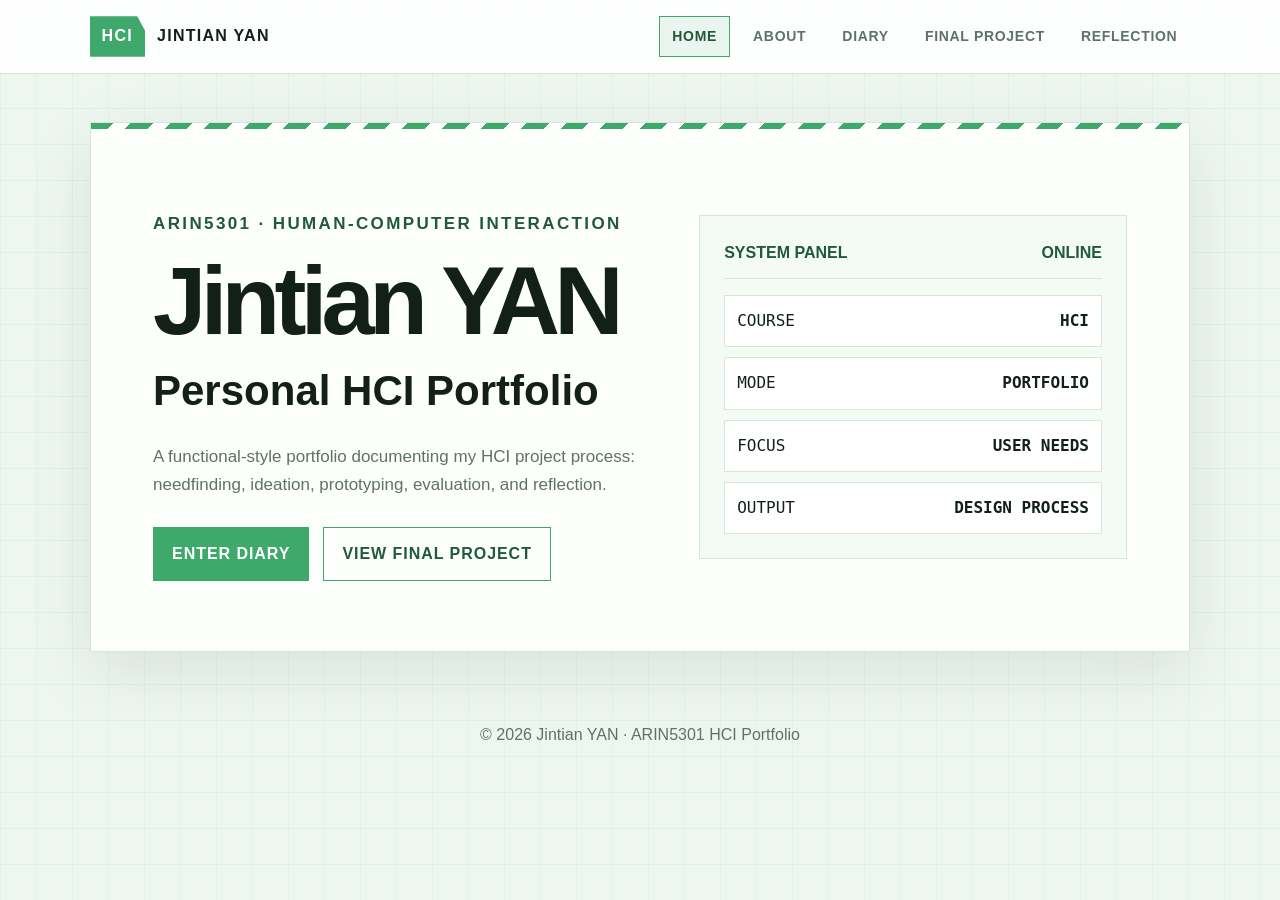
<file: index.html>
<!DOCTYPE html>
<html lang="en">
<head>
  <meta charset="UTF-8" />
  <meta name="viewport" content="width=device-width, initial-scale=1.0" />
  <title>Jintian YAN | HCI Portfolio</title>
  <link rel="stylesheet" href="style.css" />
</head>
<body>
  <header class="topbar">
    <div class="brand"><span class="logo">HCI</span><span>Jintian YAN</span></div>
    <nav><a class="active" href="index.html">Home</a>
<a class="" href="about.html">About</a>
<a class="" href="diary.html">Diary</a>
<a class="" href="project.html">Final Project</a>
<a class="" href="reflection.html">Reflection</a></nav>
  </header>
  
<main>
  <section class="hero panel">
    <div>
      <p class="eyebrow">ARIN5301 · Human-Computer Interaction</p>
      <h1>Jintian YAN</h1>
      <h2>Personal HCI Portfolio</h2>
      <p>
        A functional-style portfolio documenting my HCI project process:
        needfinding, ideation, prototyping, evaluation, and reflection.
      </p>
      <div class="btn-row">
        <a class="btn primary" href="diary.html">Enter Diary</a>
        <a class="btn" href="project.html">View Final Project</a>
      </div>
    </div>
    <div class="status-card">
      <div class="status-title"><span>SYSTEM PANEL</span><span>ONLINE</span></div>
      <div class="status-grid">
        <div><span>COURSE</span><strong>HCI</strong></div>
        <div><span>MODE</span><strong>PORTFOLIO</strong></div>
        <div><span>FOCUS</span><strong>USER NEEDS</strong></div>
        <div><span>OUTPUT</span><strong>DESIGN PROCESS</strong></div>
      </div>
    </div>
  </section>
</main>

  <footer>© 2026 Jintian YAN · ARIN5301 HCI Portfolio</footer>
  <script src="transition.js"></script>
</body>
</html>
</file>
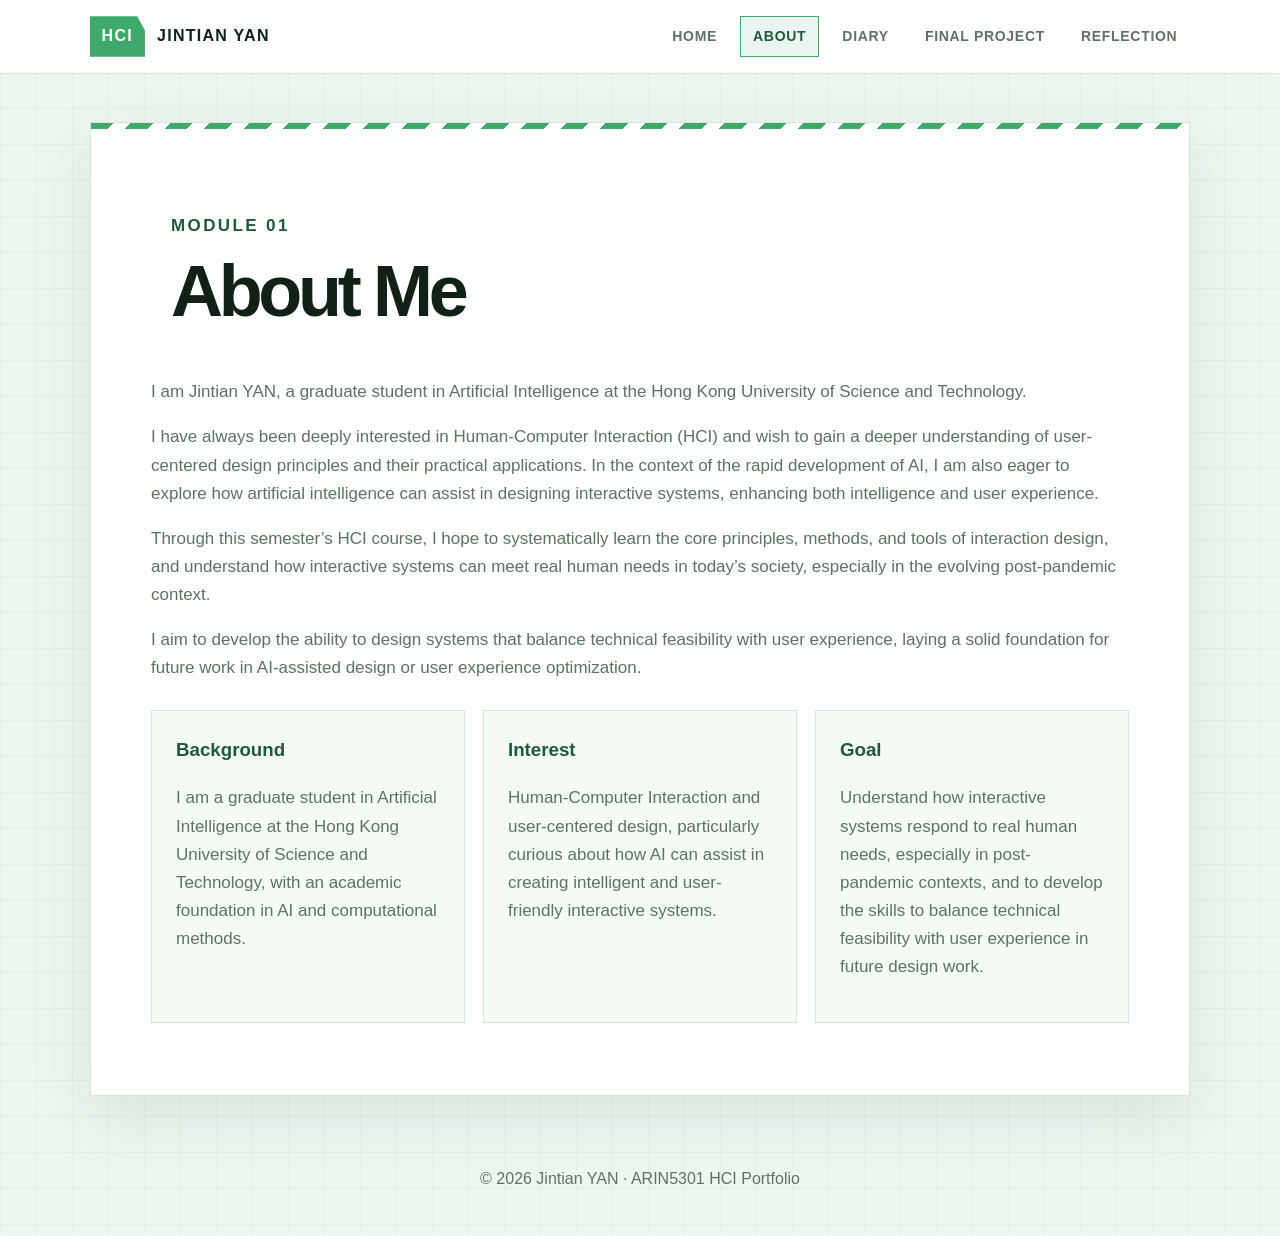
<file: about.html>
<!DOCTYPE html>
<html lang="en">
<head>
  <meta charset="UTF-8" />
  <meta name="viewport" content="width=device-width, initial-scale=1.0" />
  <title>About | Jintian YAN</title>
  <link rel="stylesheet" href="style.css" />
</head>
  
<body>
  <header class="topbar">
    <div class="brand"><span class="logo">HCI</span><span>Jintian YAN</span></div>
    <nav><a class="" href="index.html">Home</a>
<a class="active" href="about.html">About</a>
<a class="" href="diary.html">Diary</a>
<a class="" href="project.html">Final Project</a>
<a class="" href="reflection.html">Reflection</a></nav>
  </header>
  
<main class="panel">
  <section class="page-header">
    <p class="eyebrow">Module 01</p>
    <h1>About Me</h1>
  </section>
  <section class="content">
    <p>
      I am Jintian YAN, a graduate student in Artificial Intelligence at the Hong Kong University of Science and Technology. 
      <p>I have always been deeply interested in Human-Computer Interaction (HCI) and wish to gain a deeper understanding of user-centered design principles and their practical applications. In the context of the rapid development of AI, I am also eager to explore how artificial intelligence can assist in designing interactive systems, enhancing both intelligence and user experience. 
      <p>Through this semester’s HCI course, I hope to systematically learn the core principles, methods, and tools of interaction design, and understand how interactive systems can meet real human needs in today’s society, especially in the evolving post-pandemic context. 
      <p>I aim to develop the ability to design systems that balance technical feasibility with user experience, laying a solid foundation for future work in AI-assisted design or user experience optimization.
    </p>
    <div class="module-grid">
      <div class="module"><h3>Background</h3><p>I am a graduate student in Artificial Intelligence at the Hong Kong University of Science and Technology, with an academic foundation in AI and computational methods.</p></div>
      <div class="module"><h3>Interest</h3><p>Human-Computer Interaction and user-centered design, particularly curious about how AI can assist in creating intelligent and user-friendly interactive systems.</p></div>
      <div class="module"><h3>Goal</h3><p>Understand how interactive systems respond to real human needs, especially in post-pandemic contexts, and to develop the skills to balance technical feasibility with user experience in future design work.</p></div>
    </div>
  </section>
</main>

  <footer>© 2026 Jintian YAN · ARIN5301 HCI Portfolio</footer>
  <script src="transition.js"></script>
</body>
</html>
</file>
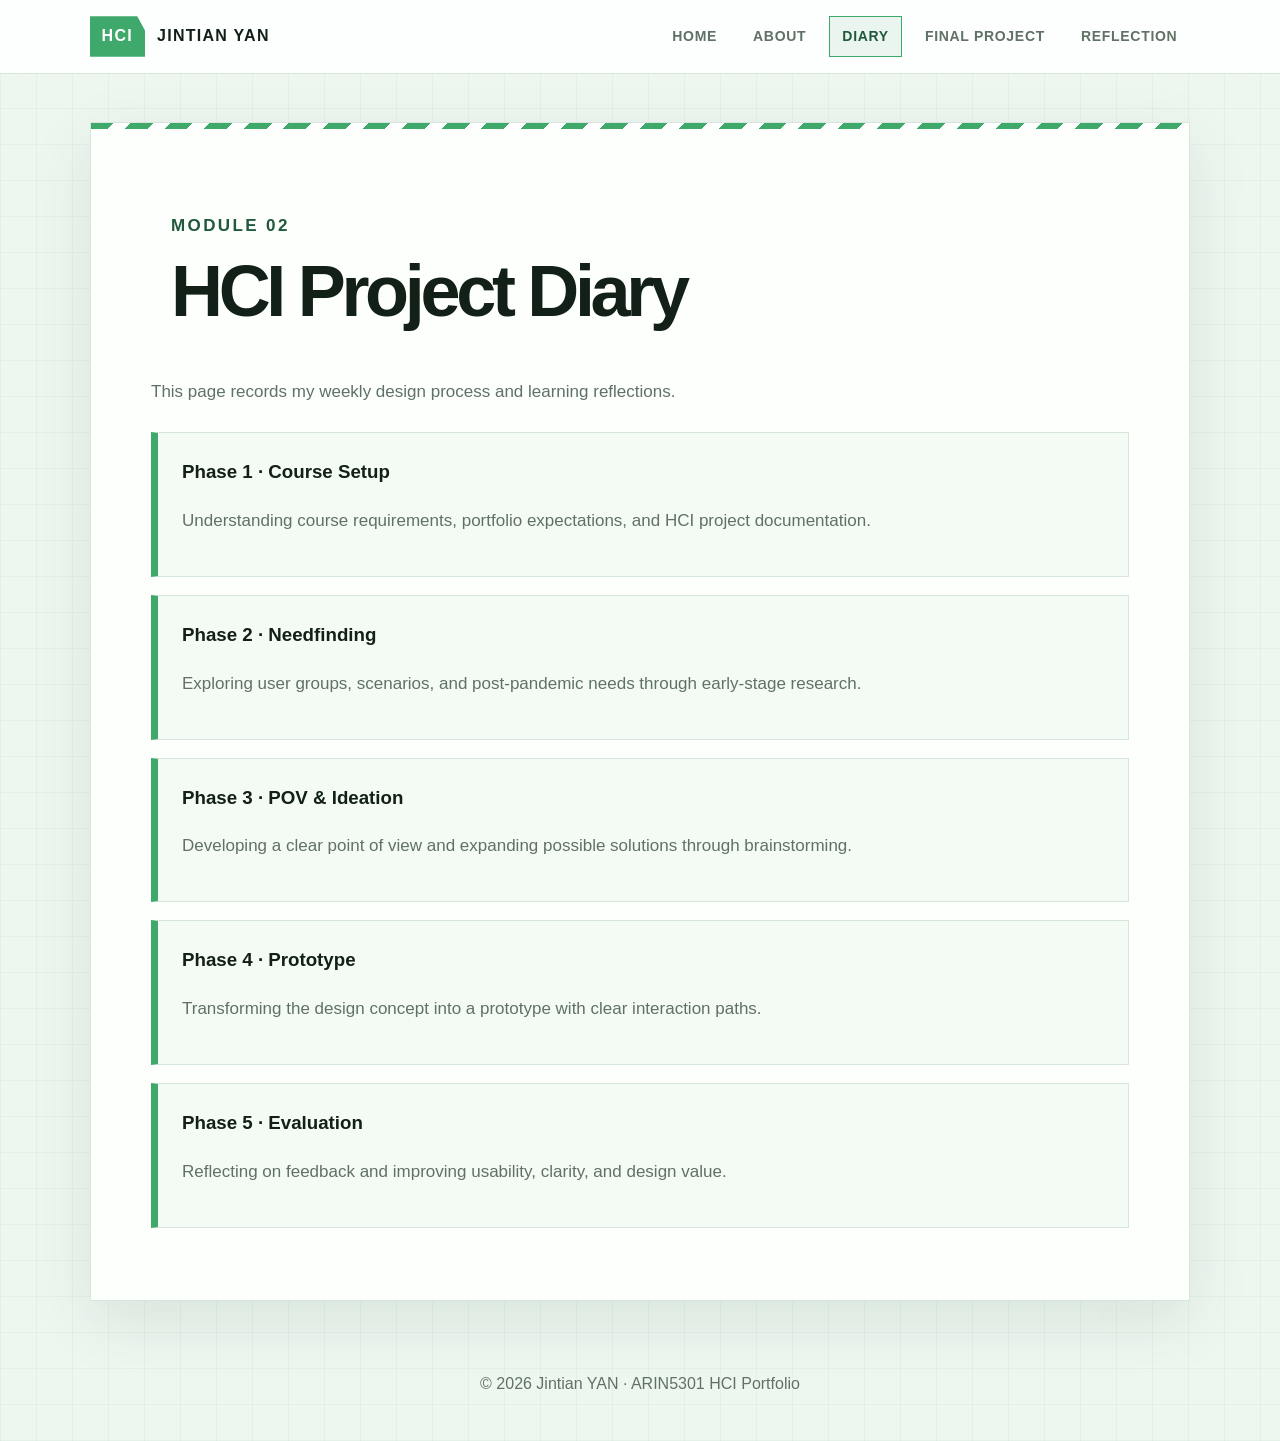
<file: diary.html>
<!DOCTYPE html>
<html lang="en">
<head>
  <meta charset="UTF-8" />
  <meta name="viewport" content="width=device-width, initial-scale=1.0" />
  <title>Project Diary | Jintian YAN</title>
  <link rel="stylesheet" href="style.css" />
</head>
<body>
  <header class="topbar">
    <div class="brand"><span class="logo">HCI</span><span>Jintian YAN</span></div>
    <nav><a class="" href="index.html">Home</a>
<a class="" href="about.html">About</a>
<a class="active" href="diary.html">Diary</a>
<a class="" href="project.html">Final Project</a>
<a class="" href="reflection.html">Reflection</a></nav>
  </header>
  
<main class="panel">
  <section class="page-header">
    <p class="eyebrow">Module 02</p>
    <h1>HCI Project Diary</h1>
  </section>
  <section class="content">
    <p>This page records my weekly design process and learning reflections.</p>
    <div class="timeline">
      <article><h3>Phase 1 · Course Setup</h3><p>Understanding course requirements, portfolio expectations, and HCI project documentation.</p></article>
      <article><h3>Phase 2 · Needfinding</h3><p>Exploring user groups, scenarios, and post-pandemic needs through early-stage research.</p></article>
      <article><h3>Phase 3 · POV & Ideation</h3><p>Developing a clear point of view and expanding possible solutions through brainstorming.</p></article>
      <article><h3>Phase 4 · Prototype</h3><p>Transforming the design concept into a prototype with clear interaction paths.</p></article>
      <article><h3>Phase 5 · Evaluation</h3><p>Reflecting on feedback and improving usability, clarity, and design value.</p></article>
    </div>
  </section>
</main>

  <footer>© 2026 Jintian YAN · ARIN5301 HCI Portfolio</footer>
  <script src="transition.js"></script>
</body>
</html>
</file>
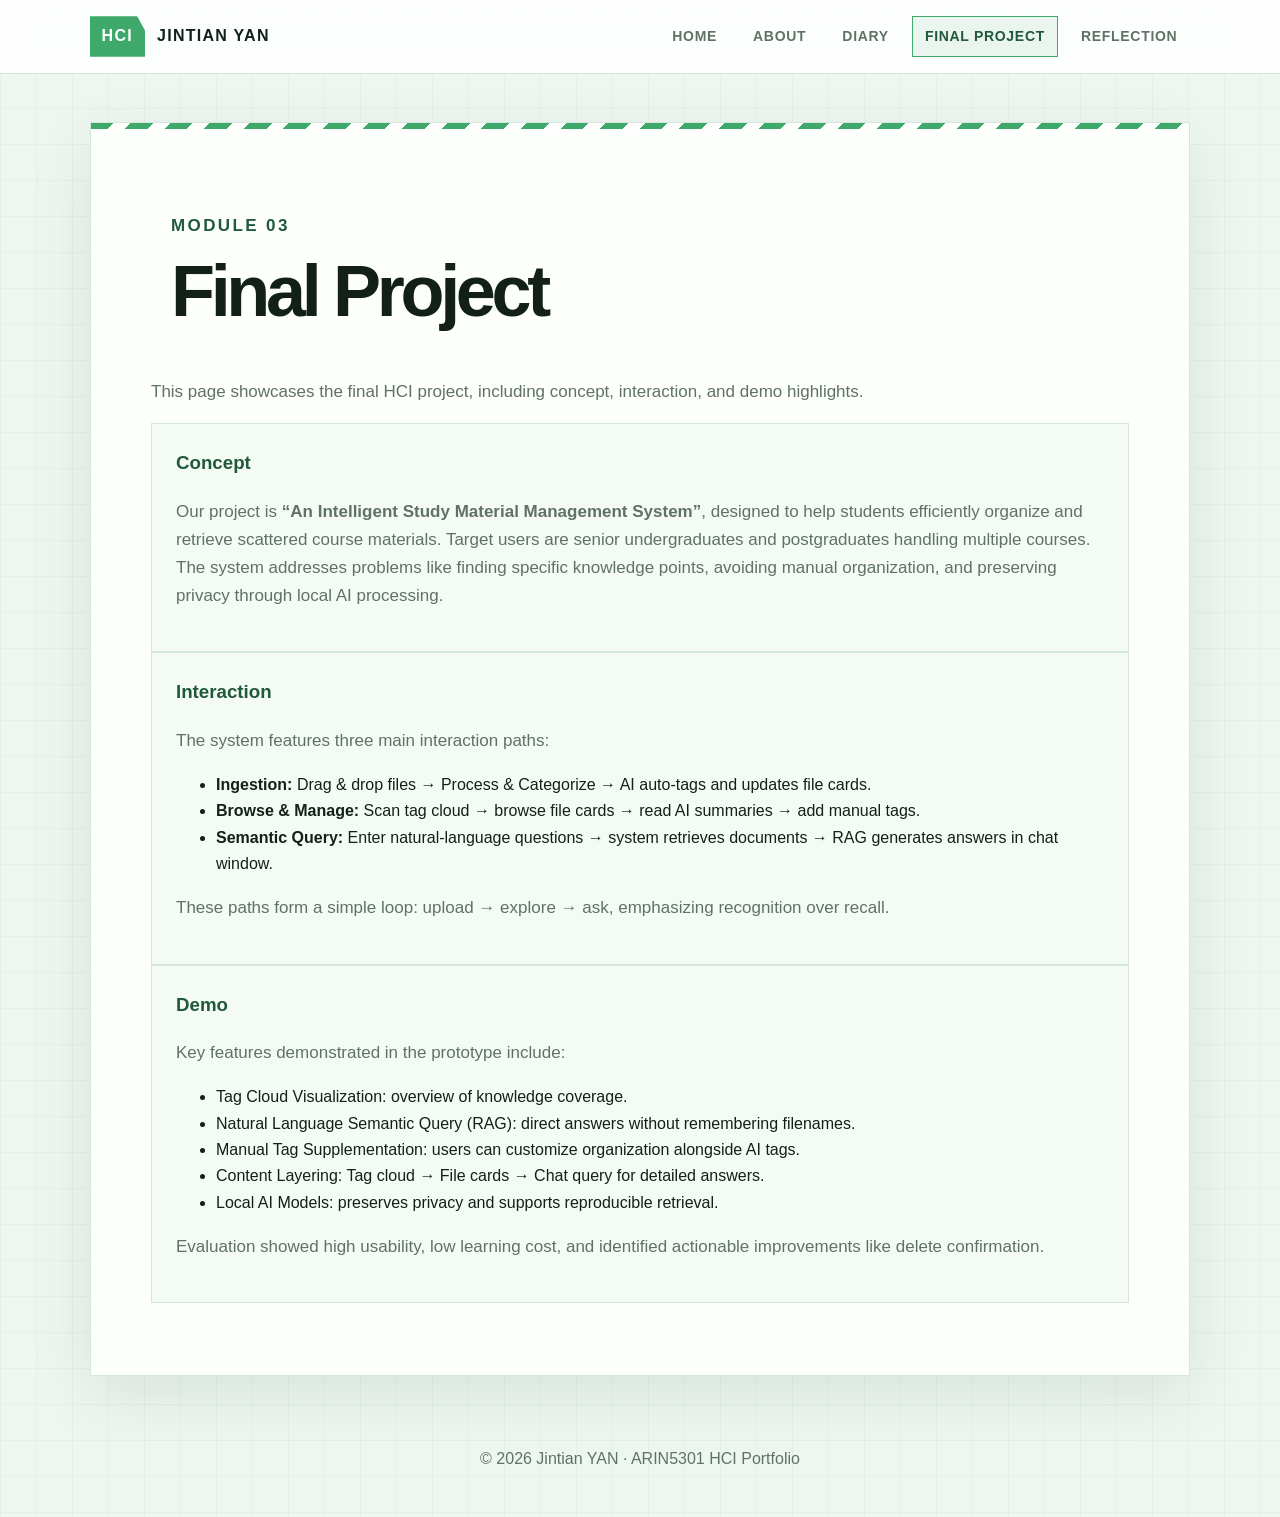
<file: project.html>
<!DOCTYPE html>
<html lang="en">
<head>
  <meta charset="UTF-8" />
  <meta name="viewport" content="width=device-width, initial-scale=1.0" />
  <title>Final Project | Jintian YAN</title>
  <link rel="stylesheet" href="style.css" />
</head>
<body>
  <header class="topbar">
    <div class="brand"><span class="logo">HCI</span><span>Jintian YAN</span></div>
    <nav><a class="" href="index.html">Home</a>
<a class="" href="about.html">About</a>
<a class="" href="diary.html">Diary</a>
<a class="active" href="project.html">Final Project</a>
<a class="" href="reflection.html">Reflection</a></nav>
  </header>
  
<main class="panel">
  <section class="page-header">
    <p class="eyebrow">Module 03</p>
    <h1>Final Project</h1>
  </section>
  <section class="content">
  <p>
    This page showcases the final HCI project, including concept, interaction, and demo highlights.
  </p>

  <div class="module"><h3>Concept</h3>
        <p>
          Our project is <strong>“An Intelligent Study Material Management System”</strong>, designed to help students efficiently organize and retrieve scattered course materials. 
          Target users are senior undergraduates and postgraduates handling multiple courses. The system addresses problems like finding specific knowledge points, avoiding manual organization, and preserving privacy through local AI processing.
        </p>
      </div>
    </div>

    <div class="module"><h3>Interaction</h3>
        <p>The system features three main interaction paths:</p>
        <ul>
          <li><strong>Ingestion:</strong> Drag & drop files → Process & Categorize → AI auto-tags and updates file cards.</li>
          <li><strong>Browse & Manage:</strong> Scan tag cloud → browse file cards → read AI summaries → add manual tags.</li>
          <li><strong>Semantic Query:</strong> Enter natural-language questions → system retrieves documents → RAG generates answers in chat window.</li>
        </ul>
        <p>These paths form a simple loop: upload → explore → ask, emphasizing recognition over recall.</p>
      </div>
    </div>

    <div class="module"><h3>Demo</h3>
        <p>Key features demonstrated in the prototype include:</p>
        <ul>
          <li>Tag Cloud Visualization: overview of knowledge coverage.</li>
          <li>Natural Language Semantic Query (RAG): direct answers without remembering filenames.</li>
          <li>Manual Tag Supplementation: users can customize organization alongside AI tags.</li>
          <li>Content Layering: Tag cloud → File cards → Chat query for detailed answers.</li>
          <li>Local AI Models: preserves privacy and supports reproducible retrieval.</li>
        </ul>
        <p>Evaluation showed high usability, low learning cost, and identified actionable improvements like delete confirmation.</p>
      </div>
    </div>
  </div>
</section>
</main>

  <footer>© 2026 Jintian YAN · ARIN5301 HCI Portfolio</footer>
  <script src="transition.js"></script>
</body>
</html>
</file>
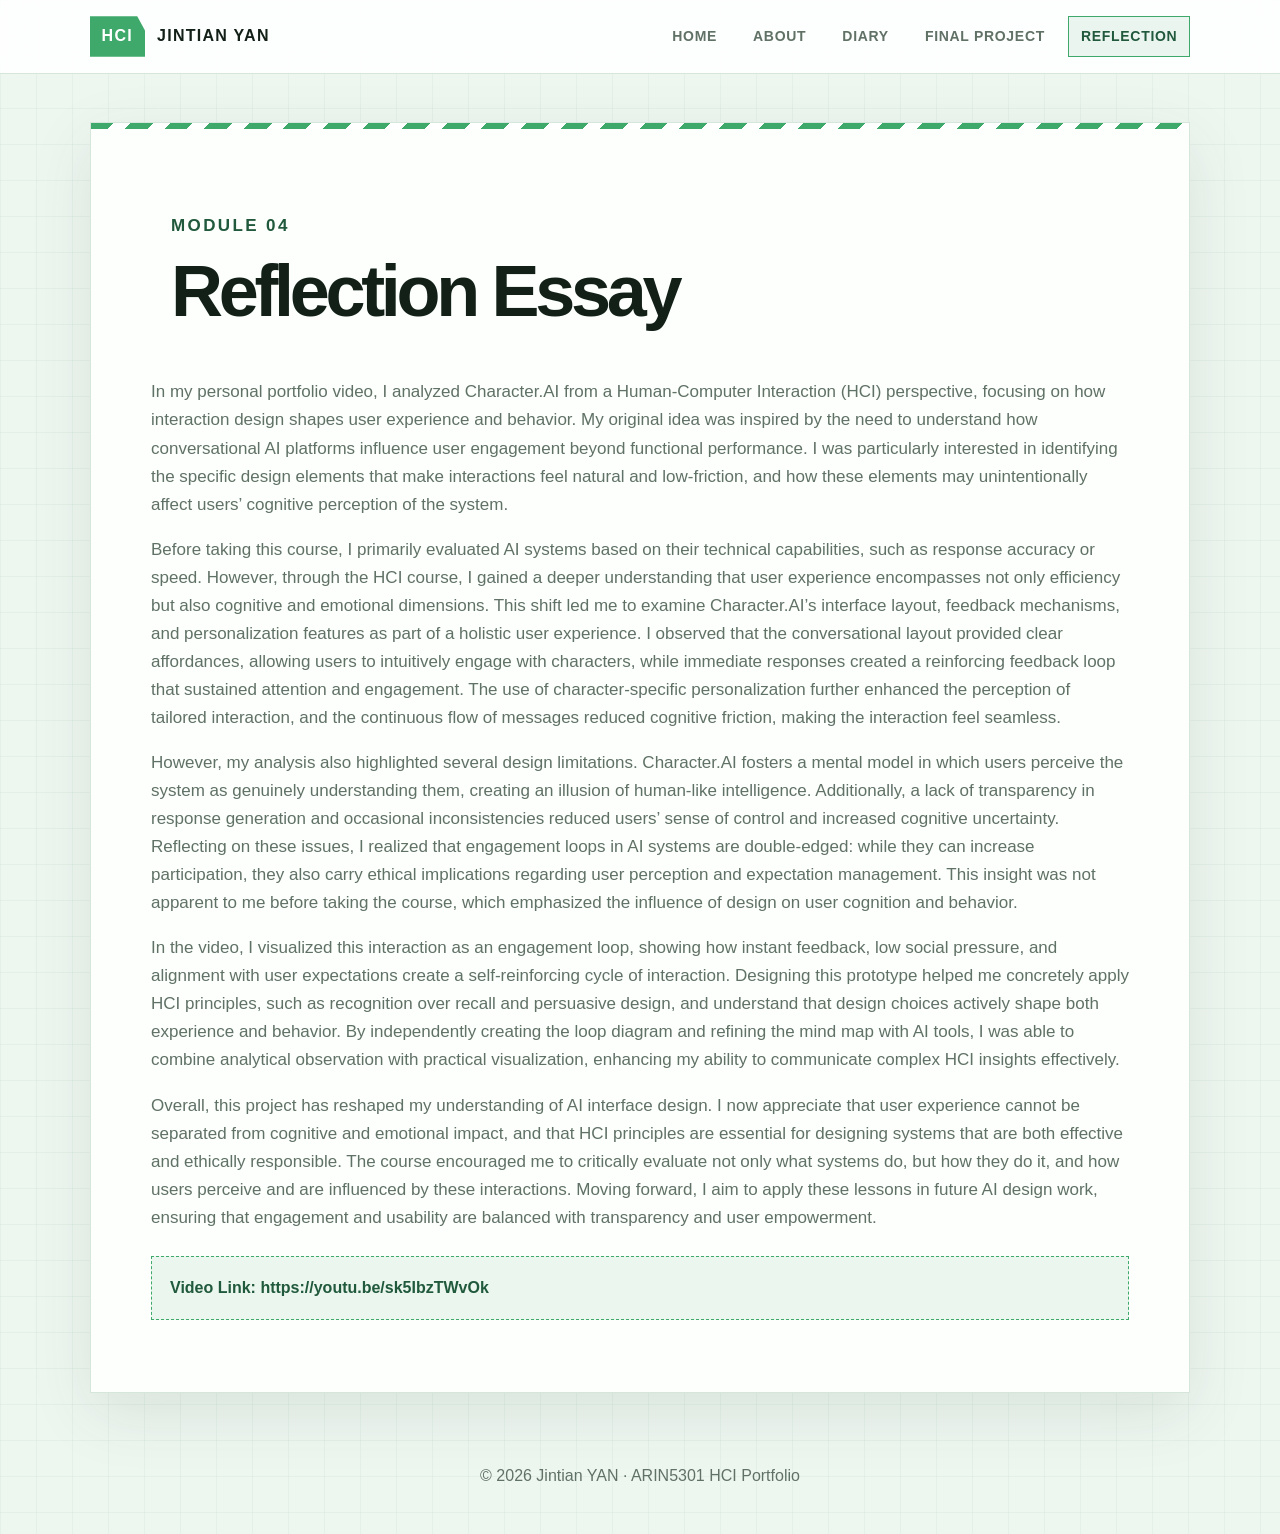
<file: reflection.html>
<!DOCTYPE html>
<html lang="en">
<head>
  <meta charset="UTF-8" />
  <meta name="viewport" content="width=device-width, initial-scale=1.0" />
  <title>Reflection Essay | Jintian YAN</title>
  <link rel="stylesheet" href="style.css" />
</head>
<body>
  <header class="topbar">
    <div class="brand"><span class="logo">HCI</span><span>Jintian YAN</span></div>
    <nav><a class="" href="index.html">Home</a>
<a class="" href="about.html">About</a>
<a class="" href="diary.html">Diary</a>
<a class="" href="project.html">Final Project</a>
<a class="active" href="reflection.html">Reflection</a></nav>
  </header>
  
<main class="panel">
  <section class="page-header">
    <p class="eyebrow">Module 04</p>
    <h1>Reflection Essay</h1>
  </section>
  <section class="content">
    <p>
    In my personal portfolio video, I analyzed Character.AI from a Human-Computer Interaction (HCI) perspective, focusing on how interaction design shapes user experience and behavior. My original idea was inspired by the need to understand how conversational AI platforms influence user engagement beyond functional performance. I was particularly interested in identifying the specific design elements that make interactions feel natural and low-friction, and how these elements may unintentionally affect users’ cognitive perception of the system.
    <p>  
    Before taking this course, I primarily evaluated AI systems based on their technical capabilities, such as response accuracy or speed. However, through the HCI course, I gained a deeper understanding that user experience encompasses not only efficiency but also cognitive and emotional dimensions. This shift led me to examine Character.AI’s interface layout, feedback mechanisms, and personalization features as part of a holistic user experience. I observed that the conversational layout provided clear affordances, allowing users to intuitively engage with characters, while immediate responses created a reinforcing feedback loop that sustained attention and engagement. The use of character-specific personalization further enhanced the perception of tailored interaction, and the continuous flow of messages reduced cognitive friction, making the interaction feel seamless.
    <p> 
    However, my analysis also highlighted several design limitations. Character.AI fosters a mental model in which users perceive the system as genuinely understanding them, creating an illusion of human-like intelligence. Additionally, a lack of transparency in response generation and occasional inconsistencies reduced users’ sense of control and increased cognitive uncertainty. Reflecting on these issues, I realized that engagement loops in AI systems are double-edged: while they can increase participation, they also carry ethical implications regarding user perception and expectation management. This insight was not apparent to me before taking the course, which emphasized the influence of design on user cognition and behavior.
    <p> 
    In the video, I visualized this interaction as an engagement loop, showing how instant feedback, low social pressure, and alignment with user expectations create a self-reinforcing cycle of interaction. Designing this prototype helped me concretely apply HCI principles, such as recognition over recall and persuasive design, and understand that design choices actively shape both experience and behavior. By independently creating the loop diagram and refining the mind map with AI tools, I was able to combine analytical observation with practical visualization, enhancing my ability to communicate complex HCI insights effectively.
    <p> 
    Overall, this project has reshaped my understanding of AI interface design. I now appreciate that user experience cannot be separated from cognitive and emotional impact, and that HCI principles are essential for designing systems that are both effective and ethically responsible. The course encouraged me to critically evaluate not only what systems do, but how they do it, and how users perceive and are influenced by these interactions. Moving forward, I aim to apply these lessons in future AI design work, ensuring that engagement and usability are balanced with transparency and user empowerment.
    </p>
    <div class="notice">Video Link: https://youtu.be/sk5IbzTWvOk </div>
  </section>
</main>

  <footer>© 2026 Jintian YAN · ARIN5301 HCI Portfolio</footer>
  <script src="transition.js"></script>
</body>
</html>
</file>
<file: style.css>
:root {
  --bg: #eef6f0;
  --panel: #fcfffc;
  --panel-2: #f4fbf5;
  --text: #122018;
  --muted: #607166;
  --line: #d7e6db;
  --green: #3fa96b;
  --green-dark: #20593b;
  --lime: #c8ff8a;
  --warning: #58d68d;
}

* { box-sizing: border-box; }

body {
  margin: 0;
  background:
    linear-gradient(90deg, rgba(31,138,76,0.05) 1px, transparent 1px),
    linear-gradient(rgba(31,138,76,0.05) 1px, transparent 1px),
    var(--bg);
  background-size: 36px 36px;
  color: var(--text);
  font-family: Inter, -apple-system, BlinkMacSystemFont, "Segoe UI", Arial, sans-serif;
  line-height: 1.65;
}

.topbar {
  height: 74px;
  padding: 0 7vw;
  display: flex;
  justify-content: space-between;
  align-items: center;
  background: rgba(255,255,255,0.88);
  backdrop-filter: blur(16px);
  border-bottom: 1px solid var(--line);
  position: sticky;
  top: 0;
  z-index: 10;
}

.brand {
  display: flex;
  align-items: center;
  gap: 12px;
  font-weight: 900;
  letter-spacing: .08em;
  text-transform: uppercase;
}

.logo {
  padding: 7px 12px;
  background: var(--green);
  color: white;
  clip-path: polygon(0 0, 86% 0, 100% 35%, 100% 100%, 0 100%);
}

nav {
  display: flex;
  gap: 10px;
  flex-wrap: wrap;
}

nav a {
  color: var(--muted);
  text-decoration: none;
  padding: 8px 12px;
  border: 1px solid transparent;
  font-size: 14px;
  font-weight: 800;
  letter-spacing: .05em;
  text-transform: uppercase;
}

nav a:hover,
nav a.active {
  color: var(--green-dark);
  border-color: var(--green);
  background: rgba(31,138,76,0.08);
}

main {
  width: min(1100px, 88vw);
  margin: 48px auto 70px;
}

.panel {
  background: var(--panel);
  border: 1px solid var(--line);
  box-shadow: 0 20px 60px rgba(25, 70, 44, 0.10);
  position: relative;
}

.panel::before {
  content: "";
  position: absolute;
  inset: 0 auto auto 0;
  width: 100%;
  height: 6px;
  background: repeating-linear-gradient(
    135deg,
    var(--green) 0 16px,
    white 16px 28px
  );
}

.hero {
  min-height: 520px;
  padding: 70px 62px;
  display: grid;
  grid-template-columns: 1.08fr .92fr;
  gap: 44px;
  align-items: center;
}

.eyebrow {
  color: var(--green-dark);
  font-weight: 900;
  letter-spacing: .14em;
  text-transform: uppercase;
}

h1 {
  font-size: clamp(54px, 8vw, 96px);
  line-height: .95;
  margin: 0;
  letter-spacing: -.06em;
}

h2 {
  font-size: clamp(26px, 4vw, 42px);
  margin: 10px 0 0;
}

p {
  color: var(--muted);
  font-size: 17px;
}

.btn-row {
  display: flex;
  gap: 14px;
  flex-wrap: wrap;
  margin-top: 28px;
}

.btn {
  display: inline-block;
  padding: 13px 18px;
  border: 1px solid var(--green);
  color: var(--green-dark);
  text-decoration: none;
  font-weight: 900;
  text-transform: uppercase;
  letter-spacing: .06em;
}

.btn.primary {
  background: var(--green);
  color: white;
}

.status-card {
  background: var(--panel-2);
  border: 1px solid var(--line);
  padding: 24px;
}

.status-title {
  display: flex;
  justify-content: space-between;
  border-bottom: 1px solid var(--line);
  padding-bottom: 12px;
  margin-bottom: 16px;
  font-weight: 900;
  color: var(--green-dark);
}

.status-grid {
  display: grid;
  gap: 10px;
}

.status-grid div {
  display: flex;
  justify-content: space-between;
  padding: 12px;
  background: white;
  border: 1px solid var(--line);
  font-family: ui-monospace, SFMono-Regular, Menlo, Consolas, monospace;
}

.page-header {
  padding: 72px 80px 36px;
}

.page-header h1 {
  font-size: clamp(42px, 6vw, 72px);
}

.content {
  padding: 0 60px 72px;
}

.module-grid {
  display: grid;
  grid-template-columns: repeat(3, 1fr);
  gap: 18px;
  margin-top: 28px;
}

.module {
  background: var(--panel-2);
  border: 1px solid var(--line);
  padding: 24px;
}

.module h3 {
  margin-top: 0;
  color: var(--green-dark);
}

.timeline {
  display: grid;
  gap: 18px;
  margin-top: 26px;
}

.timeline article {
  background: var(--panel-2);
  border: 1px solid var(--line);
  padding: 24px;
  border-left: 7px solid var(--green);
}

.timeline h3 {
  margin-top: 0;
}

.notice {
  margin-top: 24px;
  border: 1px dashed var(--green);
  background: rgba(31,138,76,0.08);
  color: var(--green-dark);
  padding: 18px;
  font-weight: 800;
}

footer {
  width: min(1100px, 88vw);
  margin: 0 auto 44px;
  text-align: center;
  color: var(--muted);
}

@media (max-width: 820px) {
  .topbar {
    height: auto;
    padding: 18px 6vw;
    align-items: flex-start;
    flex-direction: column;
  }

  .hero,
  .module-grid {
    grid-template-columns: 1fr;
  }

  .hero,
  .page-header,
  .content {
    padding-left: 28px;
    padding-right: 28px;
  }
}

.page-transition {
  position: fixed;
  inset: 0;
  z-index: 9999;
  pointer-events: none;
  background:
    repeating-linear-gradient(
      0deg,
      rgba(47, 163, 90, 0.08) 0px,
      rgba(47, 163, 90, 0.08) 2px,
      transparent 2px,
      transparent 8px
    ),
    rgba(244, 247, 242, 0.96);
  opacity: 0;
  transform: scaleY(0);
  transform-origin: top;
  transition: opacity 0.25s ease, transform 0.45s ease;
}

.page-transition.active {
  opacity: 1;
  transform: scaleY(1);
}

.scan-line {
  position: absolute;
  left: 0;
  top: -20%;
  width: 100%;
  height: 20%;
  background: linear-gradient(
    to bottom,
    transparent,
    rgba(47, 163, 90, 0.35),
    transparent
  );
  animation: scanMove 0.65s linear infinite;
}

.wave-text {
  position: absolute;
  left: 50%;
  top: 50%;
  transform: translate(-50%, -50%);
  color: #1d6b3c;
  font-weight: 900;
  letter-spacing: 0.22em;
  font-size: 18px;
  text-transform: uppercase;
}

@keyframes scanMove {
  from {
    top: -20%;
  }
  to {
    top: 100%;
  }
}
</file>
